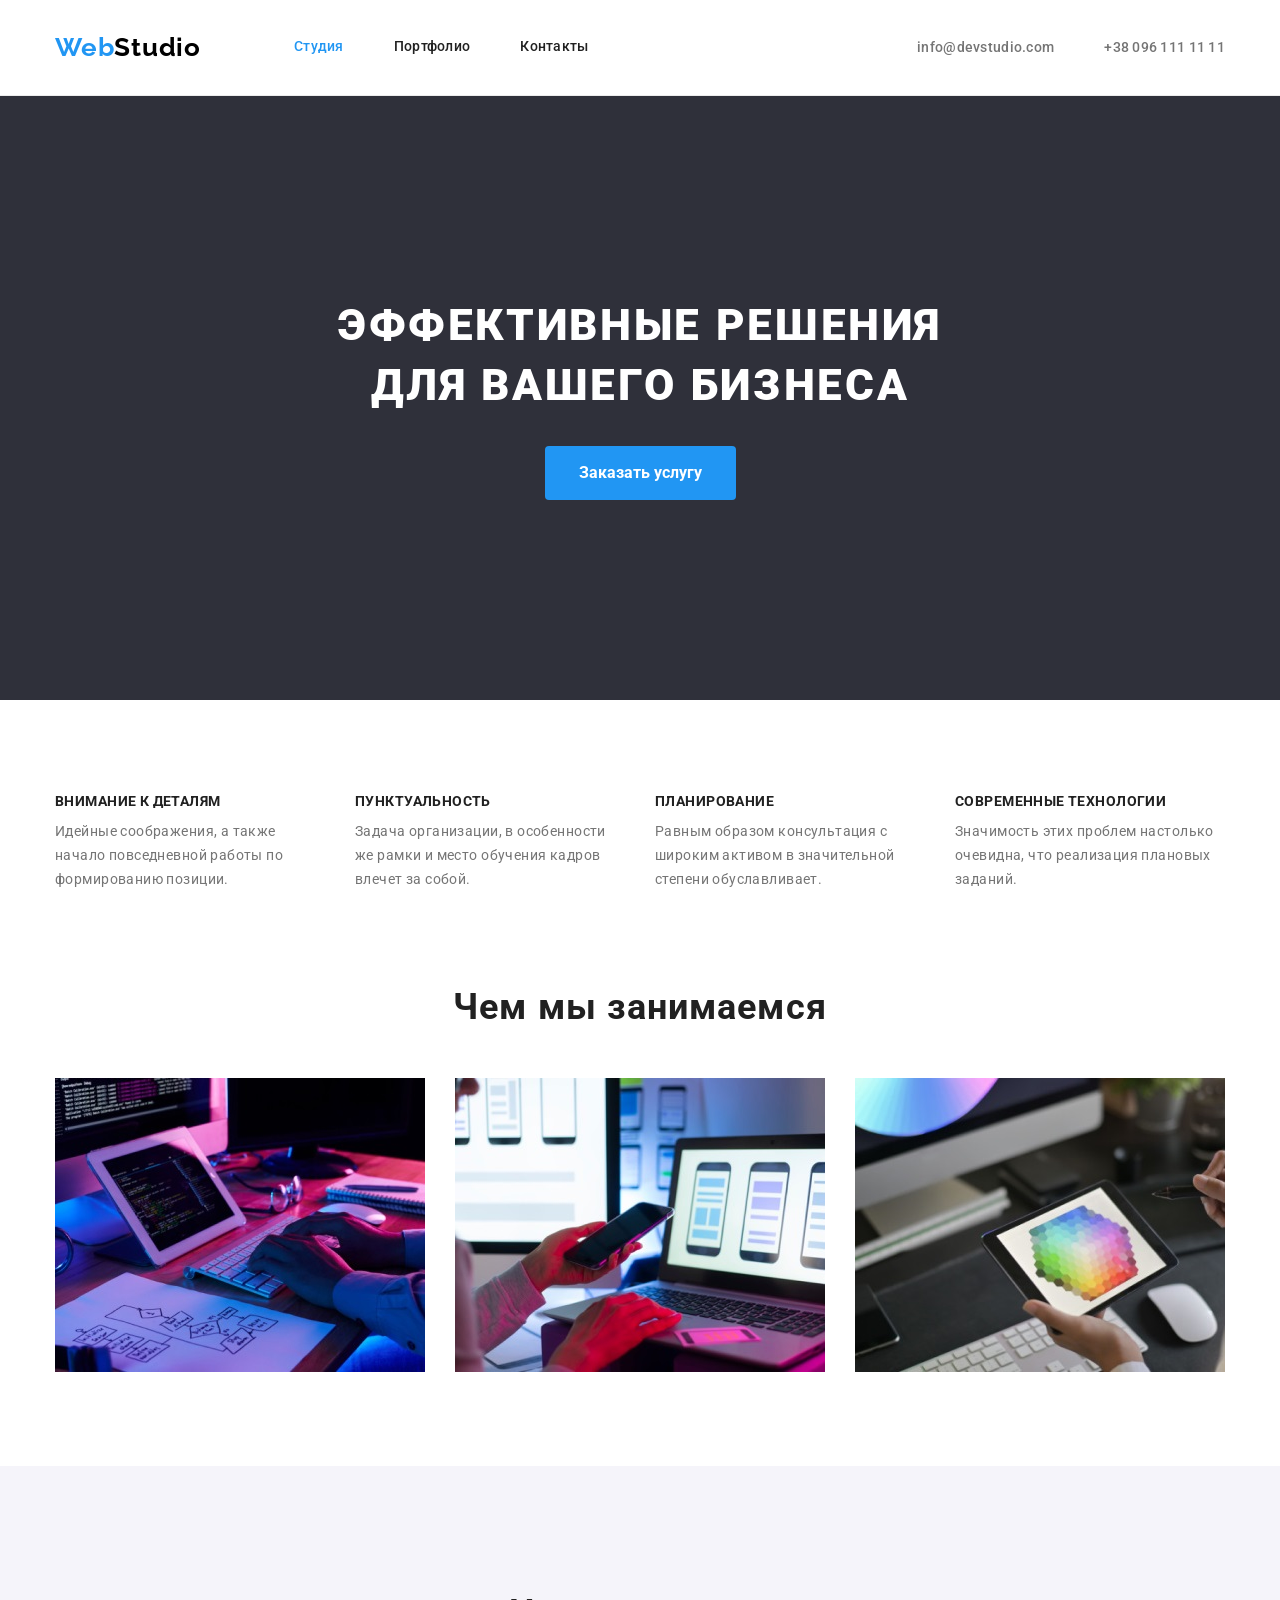
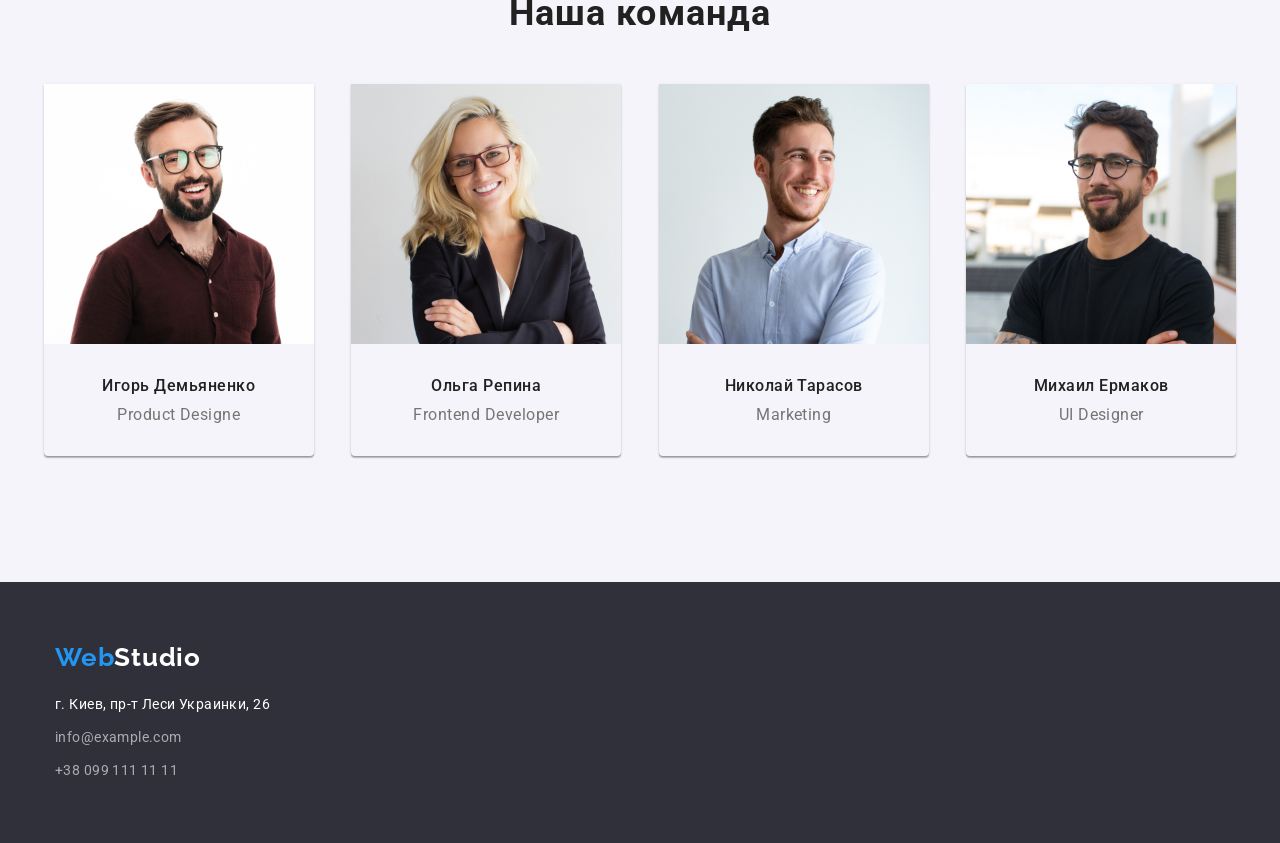
<file: index.html>
<!DOCTYPE html>
<html lang="en">
  <head>
    <meta charset="UTF-8" />
    <meta http-equiv="X-UA-Compatible" content="IE=edge" />
    <meta name="viewport" content="width=device-width, initial-scale=1.0" />
    <title>Студия</title>

    <link rel="preconnect" href="https://fonts.googleapis.com" />
    <link rel="preconnect" href="https://fonts.gstatic.com" crossorigin />
    <link
      href="https://fonts.googleapis.com/css2?family=Roboto:wght@400;500;700;900&family=Raleway:wght@700&display=swap"
      rel="stylesheet"
    />
    <link
      rel="stylesheet"
      href="https://cdnjs.cloudflare.com/ajax/libs/modern-normalize/1.1.0/modern-normalize.min.css"
    />

    <link rel="stylesheet" href="./css/main.css" />
    <link rel="stylesheet" href="./css/styles.css" />
  </head>
  <body>
    <!-- Header container -->
    <header class="header">
      <div class="container header-container">
        <nav class="nav">
          <a class="logo" href="./index.html" class="logo"
            >Web<span class="logo">Studio</span></a
          >

          <ul class="section-menu">
            <li class="item">
              <a href="./index.html" class="current link finger">Студия</a>
            </li>
            <li class="item">
              <a href="./portfolio.html" class="link finger">Портфолио</a>
            </li>
            <li class="item">
              <a href="" class="link finger">Контакты</a>
            </li>
          </ul>
        </nav>

        <ul class="section-contacts">
          <li class="item">
            <a class="contact" href="mailto:info@devstudio.com"
              >info@devstudio.com</a
            >
          </li>
          <li class="item">
            <a class="contact" href="tel:+38 096 111 11 11"
              >+38 096 111 11 11</a
            >
          </li>
        </ul>
      </div>
    </header>

    <!-- Main container -->
    <main class="main">
      <!-- About section -->
      <section class="hero">
        <div class="container hero-container">
          <h1 class="hero-title">Эффективные решения для вашего бизнеса</h1>
          <button type="button" class="button primary">Заказать услугу</button>
        </div>
      </section>

      <!-- Features section -->
      <section class="section">
        <div class="container features">
          <ul class="section-list">
            <li class="list">
              <h3 class="title">Внимание к деталям</h3>
              <p class="text">
                Идейные соображения, а также начало повседневной работы по
                формированию позиции.
              </p>
            </li>
            <li class="list">
              <h3 class="title">Пунктуальность</h3>
              <p class="text">
                Задача организации, в особенности же рамки и место обучения
                кадров влечет за собой.
              </p>
            </li>
            <li class="list">
              <h3 class="title">Планирование</h3>
              <p class="text">
                Равным образом консультация с широким активом в значительной
                степени обуславливает.
              </p>
            </li>
            <li class="list">
              <h3 class="title">Современные технологии</h3>
              <p class="text">
                Значимость этих проблем настолько очевидна, что реализация
                плановых заданий.
              </p>
            </li>
          </ul>
        </div>
      </section>

      <!-- Works section -->
      <section class="works-section">
        <div class="container works">
          <h2 class="title">Чем мы занимаемся</h2>

          <ul class="list">
            <li class="item">
              <img
                class="image"
                width="370"
                src="images/box.jpg"
                alt="fullstack"
              />
            </li>
            <li class="item">
              <img class="image" width="370" src="images/box2.jpg" alt="ios" />
            </li>
            <li class="item">
              <img
                class="image"
                width="370"
                src="images/box3.jpg"
                alt="design"
              />
            </li>
          </ul>
        </div>
      </section>

      <!-- Team section -->
      <section class="team-section">
        <div class="container team">
          <h2 class="title">Наша команда</h2>

          <ul class="list">
            <li class="item">
              <img
                class="image"
                width="270"
                src="images/team1.jpg"
                alt="team"
              />
              <div class="team">
                <h3 class="name">Игорь Демьяненко</h3>
                <p class="profession">Product Designe</p>
              </div>
            </li>
            <li class="item">
              <img
                class="image"
                width="270"
                src="images/team2.jpg"
                alt="team"
              />
              <div class="team">
                <h3 class="name">Ольга Репина</h3>
                <p class="profession">Frontend Developer</p>
              </div>
            </li>
            <li class="item">
              <img
                class="image"
                width="270"
                src="images/team3.jpg"
                alt="team"
              />
              <div class="team">
                <h3 class="name">Николай Тарасов</h3>
                <p class="profession">Marketing</p>
              </div>
            </li>
            <li class="item">
              <img
                class="image"
                width="270"
                src="images/team4.jpg"
                alt="team"
              />
              <div class="team">
                <h3 class="name">Михаил Ермаков</h3>
                <p class="profession">UI Designer</p>
              </div>
            </li>
          </ul>
        </div>
      </section>
    </main>

    <!-- Footer container -->
    <footer class="footer">
      <div class="container footer-container">
        <a class="logo" href="./index.html" class="footer"
          >Web<span class="footer">Studio</span></a
        >
        <address class="contacts">
          <ul class="address">
            <li class="address item">
              <p clas="address">г. Киев, пр-т Леси Украинки, 26</p>
            </li>
            <li class="address mail">
              <a class="mail" href="mailto:info@example.com"
                >info@example.com</a
              >
            </li>
            <li class="address tel">
              <a class="tel" href="tel:+38 099 111 11 11">+38 099 111 11 11</a>
            </li>
          </ul>
        </address>
      </div>
    </footer>
  </body>
</html>
</file>
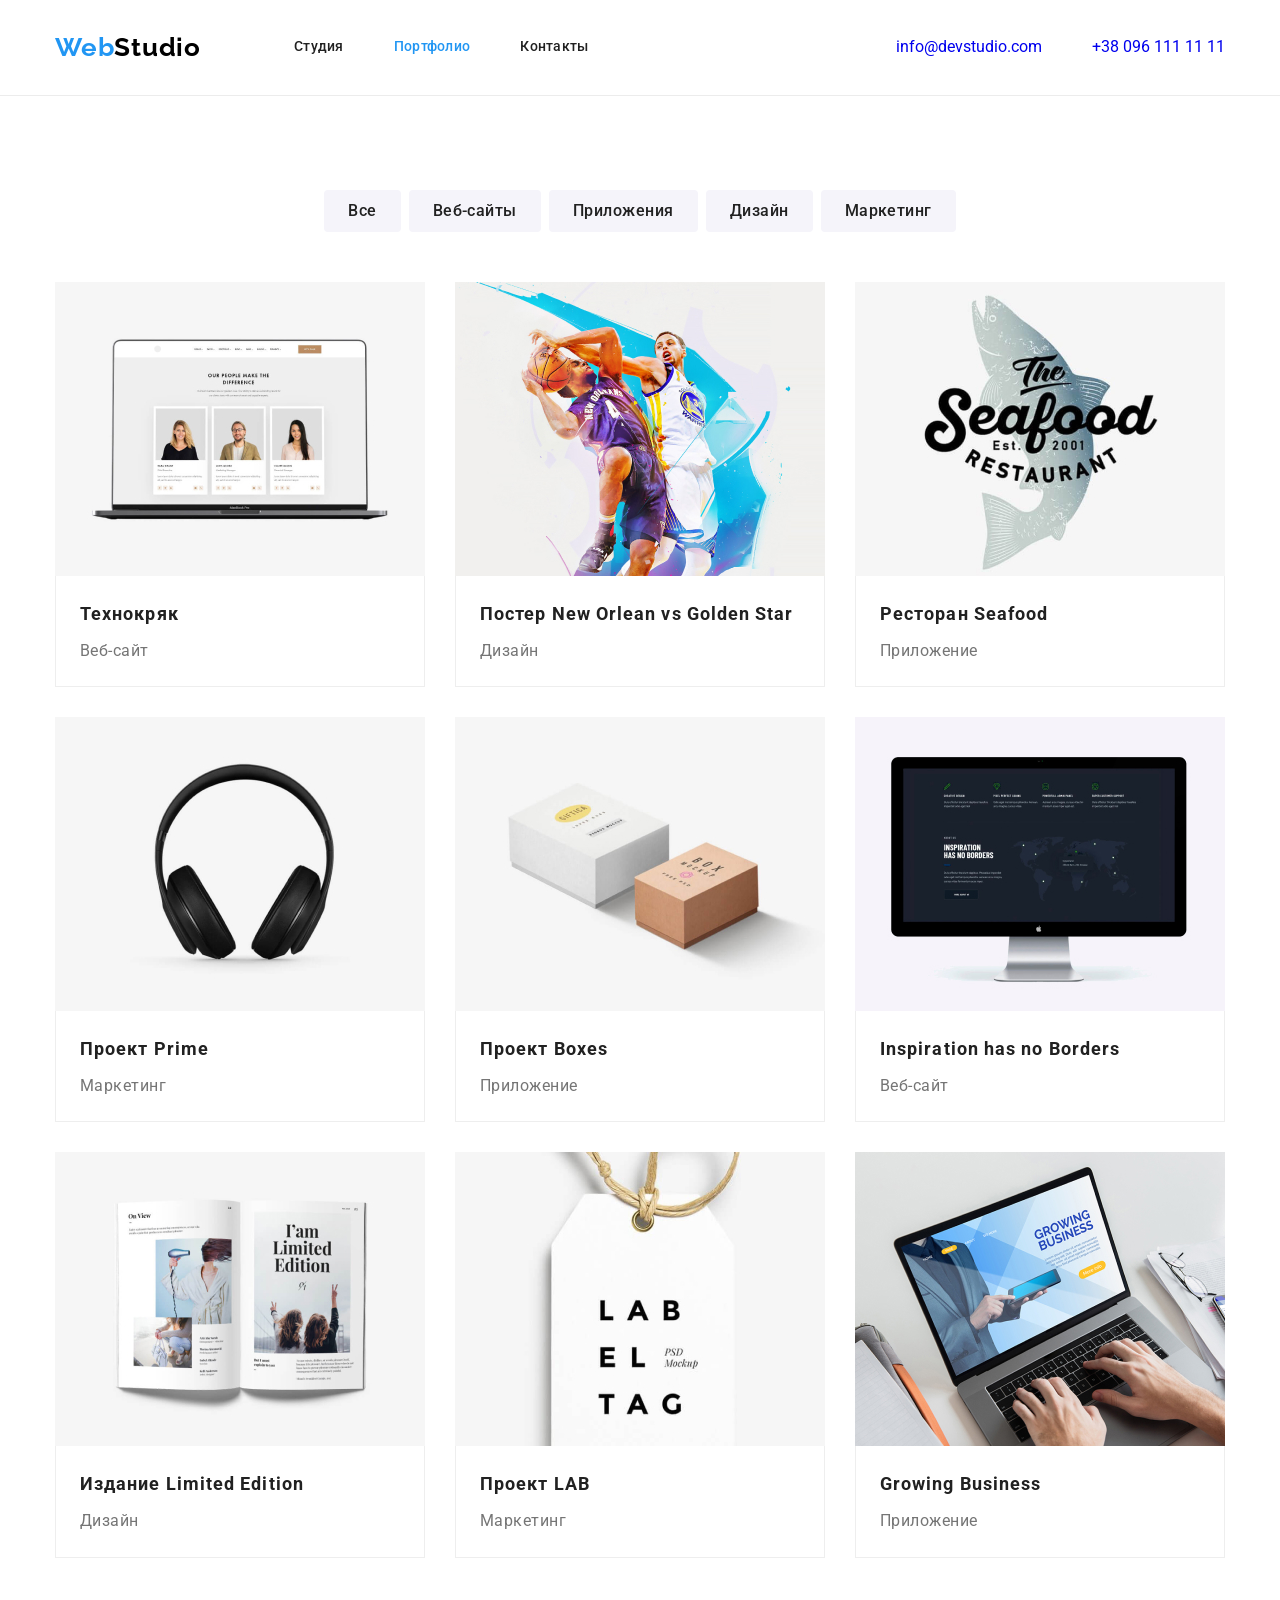
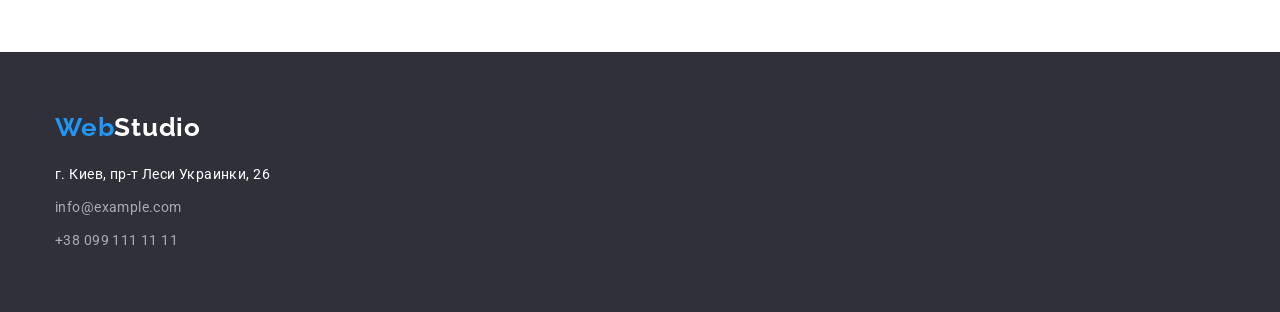
<file: portfolio.html>
<!DOCTYPE html>
<html lang="en">
  <head>
    <meta charset="UTF-8" />
    <meta http-equiv="X-UA-Compatible" content="IE=edge" />
    <meta name="viewport" content="width=device-width, initial-scale=1.0" />
    <title>Студия</title>

    <link rel="preconnect" href="https://fonts.googleapis.com" />
    <link rel="preconnect" href="https://fonts.gstatic.com" crossorigin />
    <link
      href="https://fonts.googleapis.com/css2?family=Roboto:wght@400;500;700;900&family=Raleway:wght@700&display=swap"
      rel="stylesheet"
    />
    <link
      rel="stylesheet"
      href="https://cdnjs.cloudflare.com/ajax/libs/modern-normalize/1.1.0/modern-normalize.min.css"
    />

    <link rel="stylesheet" href="./css/main.css" />
    <link rel="stylesheet" href="./css/portfolio.css" />
  </head>
  <body>
    <!-- Header container -->
    <header class="header">
      <div class="container header-container">
        <nav class="nav">
          <a class="logo" href="./index.html" class="logo"
            >Web<span class="logo">Studio</span></a
          >

          <ul class="section-menu">
            <li class="item">
              <a href="./index.html" class="link finger">Студия</a>
            </li>
            <li class="item">
              <a href="./portfolio.html" class="current link finger"
                >Портфолио</a
              >
            </li>
            <li class="item">
              <a href="" class="link finger">Контакты</a>
            </li>
          </ul>
        </nav>

        <ul class="section-contacts">
          <li class="item">
            <a class="section-contacts-mail" href="mailto:info@devstudio.com"
              >info@devstudio.com</a
            >
          </li>
          <li class="item">
            <a class="section-contacts-nomer" href="tel:+38 096 111 11 11"
              >+38 096 111 11 11</a
            >
          </li>
        </ul>
      </div>
    </header>

    <!-- Main container -->
    <main class="main">
      <!-- Filters section -->
      <section class="section filter">
        <div class="container">
          <h1 hidden="Портфолио"></h1>
          <ul class="filter-list">
            <li class="item">
              <button type="button" class="button">Все</button>
            </li>
            <li class="item">
              <button type="button" class="button">Веб-сайты</button>
            </li>
            <li class="item">
              <button type="button" class="button">Приложения</button>
            </li>
            <li class="item">
              <button type="button" class="button">Дизайн</button>
            </li>
            <li class="item">
              <button type="button" class="button">Маркетинг</button>
            </li>
          </ul>

          <ul class="projects">
            <li class="list">
              <img
                class="image"
                width="370"
                src="images/project1.jpg"
                alt="team"
              />
              <div class="project">
                <h2 class="title">Технокряк</h2>
                <p class="text">Веб-сайт</p>
              </div>
            </li>
            <li class="list">
              <img
                class="image"
                width="370"
                src="images/project2.jpg"
                alt="team"
              />
              <div class="project">
                <h2 class="title">Постер New Orlean vs Golden Star</h2>
                <p class="text">Дизайн</p>
              </div>
            </li>
            <li class="list">
              <img
                class="image"
                width="370"
                src="images/project3.jpg"
                alt="team"
              />
              <div class="project">
                <h2 class="title">Ресторан Seafood</h2>
                <p class="text">Приложение</p>
              </div>
            </li>
            <li class="list">
              <img
                class="image"
                width="370"
                src="images/project4.jpg"
                alt="team"
              />
              <div class="project">
                <h2 class="title">Проект Prime</h2>
                <p class="text">Маркетинг</p>
              </div>
            </li>
            <li class="list">
              <img
                class="image"
                width="370"
                src="images/project5.jpg"
                alt="team"
              />
              <div class="project">
                <h2 class="title">Проект Boxes</h2>
                <p class="text">Приложение</p>
              </div>
            </li>
            <li class="list">
              <img
                class="image"
                width="370"
                src="images/project6.jpg"
                alt="team"
              />
              <div class="project">
                <h2 class="title">Inspiration has no Borders</h2>
                <p class="text">Веб-сайт</p>
              </div>
            </li>
            <li class="list">
              <img
                class="image"
                width="370"
                src="images/project7.jpg"
                alt="team"
              />
              <div class="project">
                <h2 class="title">Издание Limited Edition</h2>
                <p class="text">Дизайн</p>
              </div>
            </li>
            <li class="list">
              <img
                class="image"
                width="370"
                src="images/project8.jpg"
                alt="team"
              />
              <div class="project">
                <h2 class="title">Проект LAB</h2>
                <p class="text">Маркетинг</p>
              </div>
            </li>
            <li class="list">
              <img
                class="image"
                width="370"
                src="images/project9.jpg"
                alt="team"
              />
              <div class="project">
                <h2 class="title">Growing Business</h2>
                <p class="text">Приложение</p>
              </div>
            </li>
          </ul>
        </div>
      </section>
    </main>

    <!-- Footer container -->
    <footer class="footer">
      <div class="container footer-container">
        <a class="logo" href="./index.html" class="footer"
          >Web<span class="footer">Studio</span></a
        >
        <address class="contacts">
          <ul class="address">
            <li class="address item">
              <p clas="address">г. Киев, пр-т Леси Украинки, 26</p>
            </li>
            <li class="address mail">
              <a class="mail" href="mailto:info@example.com"
                >info@example.com</a
              >
            </li>
            <li class="address tel">
              <a class="tel" href="tel:+38 099 111 11 11">+38 099 111 11 11</a>
            </li>
          </ul>
        </address>
      </div>
    </footer>
  </body>
</html>
</file>
<file: css/main.css>
/* цвет основного текста #212121 */

/* вторичный цвет текста #757575 */

/* белый #FFFFFF */

/* акцент #2196F3 */

/* вторичный цвет фона #F5F4FA */

:root {
  --primary-text-color: #212121;
  --title-text-color: #757575;
  --accent-color: #2196f3;
  --primary-white-color: #ffffff;
}

header {
  display: block;
}

body {
  color: var(--primary-text-color);
  background-color: var(--primary-white-color);
  font-family: "Roboto", sans-serif;
}

.container {
  width: 1200px;
  margin-right: auto;
  margin-left: auto;
  padding: 0 15px;
}

.section {
  padding: 94px 0;
}

.logo {
  font-family: Raleway;
}

.image {
  display: block;
}

/* Применится ко всем тегам с классом ul */

ul {
  list-style: none;
  padding: 0;
  margin: 0;
}

/* Применится ко всем тегам с классом h и p */

h1,
h2,
h3,
h4,
h5,
h6,
p {
  margin: 0;
  padding: 0;
}

/* Применится ко всем тегам с классом a */

.section-menu a,
.section-contacts a,
.contacts a {
  text-decoration: none;
  list-style: none;
}

/* Site Nav */

header {
  border-bottom: 1px solid #ececec;
  background-color: #ffffff;
}

.header-container {
  display: flex;
  align-items: center;
}

.nav {
  display: flex;
  align-items: center;
}

.logo {
  font-weight: 700;
  font-size: 26px;
  line-height: 1.19;
  letter-spacing: 0.03em;
  text-decoration: none;

  color: var(--accent-color);
}

.logo span {
  color: #000000;
}

.logo:hover,
.logo:focus {
  cursor: pointer;
}

/* nav-section */

.logo {
  padding: 32px 0;
}

.section-menu {
  display: flex;
  justify-content: flex-start;
  align-items: center;
  padding: 0;
  margin: 0 0 0 93px;
}

.section-menu .item {
  margin-right: 50px;

  font-weight: 500;
  font-size: 14px;
  line-height: 1.14;
  letter-spacing: 0.02em;
}

.section-menu .item:last-child {
  margin-right: 0;
}

.finger {
  padding: 32px 0;
}

a.current.link.finger {
  color: var(--accent-color);
}

.section-menu .item .finger:hover,
.section-menu .item .finger:focus {
  color: var(--accent-color);
}

.section-menu .item .finger {
  color: var(--primary-text-color);
}

.section-contacts {
  display: flex;
  justify-content: flex-start;
  align-items: center;
  padding: 0;
  margin: 0;
  margin-left: auto;
}

.section-contacts .item {
  margin-right: 50px;
}

.section-contacts .item:last-child {
  margin-right: 0;
}

.contact {
  padding: 32px 0;
  font-weight: 500;
  font-size: 14px;
  line-height: 1.14;
  letter-spacing: 0.02em;
  color: var(--title-text-color);
}

.contact:hover,
.contact:focus {
  color: var(--accent-color);
}

/* Footer */

.footer-container {
  display: block;
}

.footer {
  padding-top: 60px;
  padding-bottom: 60px;

  font-weight: bold;
  font-size: 26px;
  line-height: 1.19;
  letter-spacing: 0.03em;
  text-decoration: none;

  color: var(--accent-color);
  background: #2f303a;
}

.footer span {
  padding-top: 0;
  padding-bottom: 0;
  color: #ffffff;
}

.footer:hover,
.footer:focus {
  cursor: pointer;
}

/* Contacts */

.contacts {
  font-family: Roboto, sans-serif;
  font-style: normal;
  display: block;
  margin-top: 20px;
}

.contacts .address {
  margin-bottom: 9px;
}

.contacts .address:last-child {
  margin-bottom: 0;
}

.contacts .item {
  font-weight: 400;
  font-size: 14px;
  line-height: 1.71;
  letter-spacing: 0.03em;
  color: var(--primary-white-color);
}

.contacts .item:hover,
.contacts .item:focus {
  cursor: pointer;
}

.contacts .mail {
  font-weight: 400;
  font-size: 14px;
  line-height: 1.71;
  letter-spacing: 0.03em;

  color: rgba(255, 255, 255, 0.6);
}

.contacts .tel {
  font-weight: 400;
  font-size: 14px;
  line-height: 1.71;
  letter-spacing: 0.03em;
  color: rgba(255, 255, 255, 0.6);
}

.contacts .mail:hover,
.contacts .mail:focus {
  cursor: pointer;
}

.contacts .tel:hover,
.contacts .tel:focus {
  cursor: pointer;
}
</file>
<file: css/styles.css>
/* Hero */

.hero {
  padding: 200px 0;
  background: #2f303a;
}

.hero-title {
  margin-right: auto;
  margin-bottom: 30px;
  margin-left: auto;
  max-width: 696px;
  font-weight: 900;
  font-size: 44px;
  line-height: 1.36;
  text-align: center;
  letter-spacing: 0.06em;
  text-transform: uppercase;
  color: var(--primary-white-color);
}

/* Button */

.button {
  color: var(--title-text-color);
  background-color: var(--primary-white-color);
  display: flex;

  font-weight: bold;
  font-size: 16px;
  line-height: 1.9;
}

.button.primary {
  display: block;
  align-items: center;
  margin-right: auto;
  margin-left: auto;
  padding: 10px 32px 10px 32px;
  border-radius: 4px;
  color: var(--primary-white-color);
  background-color: var(--accent-color);
  border-color: transparent;
  cursor: pointer;
}

.button.primary:hover,
.button.primary:focus {
  cursor: pointer;
  background-color: #188ce8;
}

/* Features section */

.section-list {
  display: flex;
  align-items: center;
  padding: 0;
  margin: 0;
}

.section-list .list {
  padding: 0;
  margin: 0;
  margin-right: 30px;
  width: 270px;
}

.section-list .list:last-child {
  margin-right: 0;
}

.section-list .title {
  margin-top: 0;
  margin-bottom: 10px;
  margin-left: 0;
}

.section-list .text:last-child {
  margin-right: 0;
}

.section-list .title {
  padding: 0;
  margin: 0;
  margin-bottom: 10px;

  font-weight: bold;
  font-size: 14px;
  line-height: 1.14;
  letter-spacing: 0.03em;
  text-transform: uppercase;
  color: var(--primary-text-color);
}

.section-list .text {
  display: flex;

  font-size: 14px;
  line-height: 1.71;
  letter-spacing: 0.03em;
  color: var(--title-text-color);
}

/* Works section и Team section */

.works-section {
  padding-bottom: 94px;
}

.works .container {
  display: block;
  justify-content: center;
  align-items: center;
}

.works-section .title,
.team-section .title {
  margin: 0;
  margin-bottom: 50px;

  font-weight: bold;
  font-size: 36px;
  line-height: 1.17;
  text-align: center;
  letter-spacing: 0.03em;
  color: var(--primary-text-color);
}

.works-section .list {
  display: flex;
  flex-direction: row;
  justify-content: space-around;
  margin: 0;
  padding: 0;
}

.works-section .item {
  margin: 0;
  margin-right: 30px;
  padding: 0;
}

.works-section .item:last-child {
  margin-right: 0;
}

/* Team section */

.team-section {
  padding: 94px 0;
  background-color: #f5f4fa;
}

.team .container {
  display: block;
  justify-content: center;
  align-items: center;
}

.team-section .list {
  display: flex;
  flex-direction: row;
  justify-content: space-around;
  margin: 0;
  padding: 0;
}

.team-section .item {
  margin: 0;
  margin-right: 30px;

  box-shadow: 0px 1px 3px rgba(0, 0, 0, 0.12), 0px 1px 1px rgba(0, 0, 0, 0.14),
    0px 2px 1px rgba(0, 0, 0, 0.2);
  border-radius: 0px 0px 4px 4px;
}

.team-section .item:last-child {
  margin-right: 0;
}

.team {
  padding: 32px 0;
}

.team .name {
  padding-right: auto;
  padding-left: auto;
}

.list .name {
  margin: 0;
  padding: 0;
  margin-bottom: 10px;

  font-weight: 500;
  font-size: 16px;
  line-height: 1.19;
  text-align: center;
  letter-spacing: 0.03em;
  color: var(--primary-text-color);
}

.list .profession {
  margin: 0;
  padding: 0;

  font-size: 16px;
  line-height: 1.19;
  letter-spacing: 0.03em;
  text-align: center;
  color: var(--title-text-color);
}
</file>
<file: css/portfolio.css>
/* Filters section */

.filter {
  color: #212121;
}

.filter-list {
  display: flex;
  justify-content: center;
  margin-bottom: 50px;
}

.section .item {
  margin-right: 8px;
}

.section .item:last-child {
  margin-right: 0;
}

.section .item:last-child {
  margin-right: 0;
}

.button {
  padding: 6px 22px 6px 22px;
  font-weight: 500;
  font-size: 16px;
  line-height: 1.6;
  text-align: center;
  letter-spacing: 0.03em;
  cursor: pointer;
  border-radius: 4px;
  top: 174px;

  color: var(--primary-text-color);
  background-color: #f5f4fa;
  border-color: transparent;
}

.button:hover,
.button:focus {
  color: var(--primary-white-color);
  background: #2196f3;
  box-shadow: 0px 3px 1px rgba(0, 0, 0, 0.1), 0px 1px 2px rgba(0, 0, 0, 0.08),
    0px 2px 2px rgba(0, 0, 0, 0.12);
}

.projects {
  display: flex;
  flex-wrap: wrap;
}

.projects .list {
  width: 370px;
}

.section .list {
  margin-right: 30px;
  margin-bottom: 30px;
}

.section .list:nth-child(3n + 3) {
  margin-right: 0;
}

.section .list:nth-child(n + 7) {
  margin-bottom: 0;
}

.section .list:last-child {
  margin-right: 0;
}

.section .list .image {
  display: block;
  object-fit: cover;
}

.project {
  padding-top: 20px;
  padding-right: 24px;
  padding-left: 24px;
  padding-bottom: 20px;

  background: #ffffff;
  border-right: 1px solid #eeeeee;
  border-bottom: 1px solid #eeeeee;
  border-left: 1px solid #eeeeee;
}

.section .title {
  margin: 0;
  margin-bottom: 4px;

  font-weight: bold;
  font-size: 18px;
  line-height: 2;
  letter-spacing: 0.06em;
  color: var(--primary-text-color);
}

.section .text {
  margin: 0;

  font-size: 16px;
  line-height: 1.9;
  letter-spacing: 0.03em;
  color: var(--title-text-color);
}
</file>
